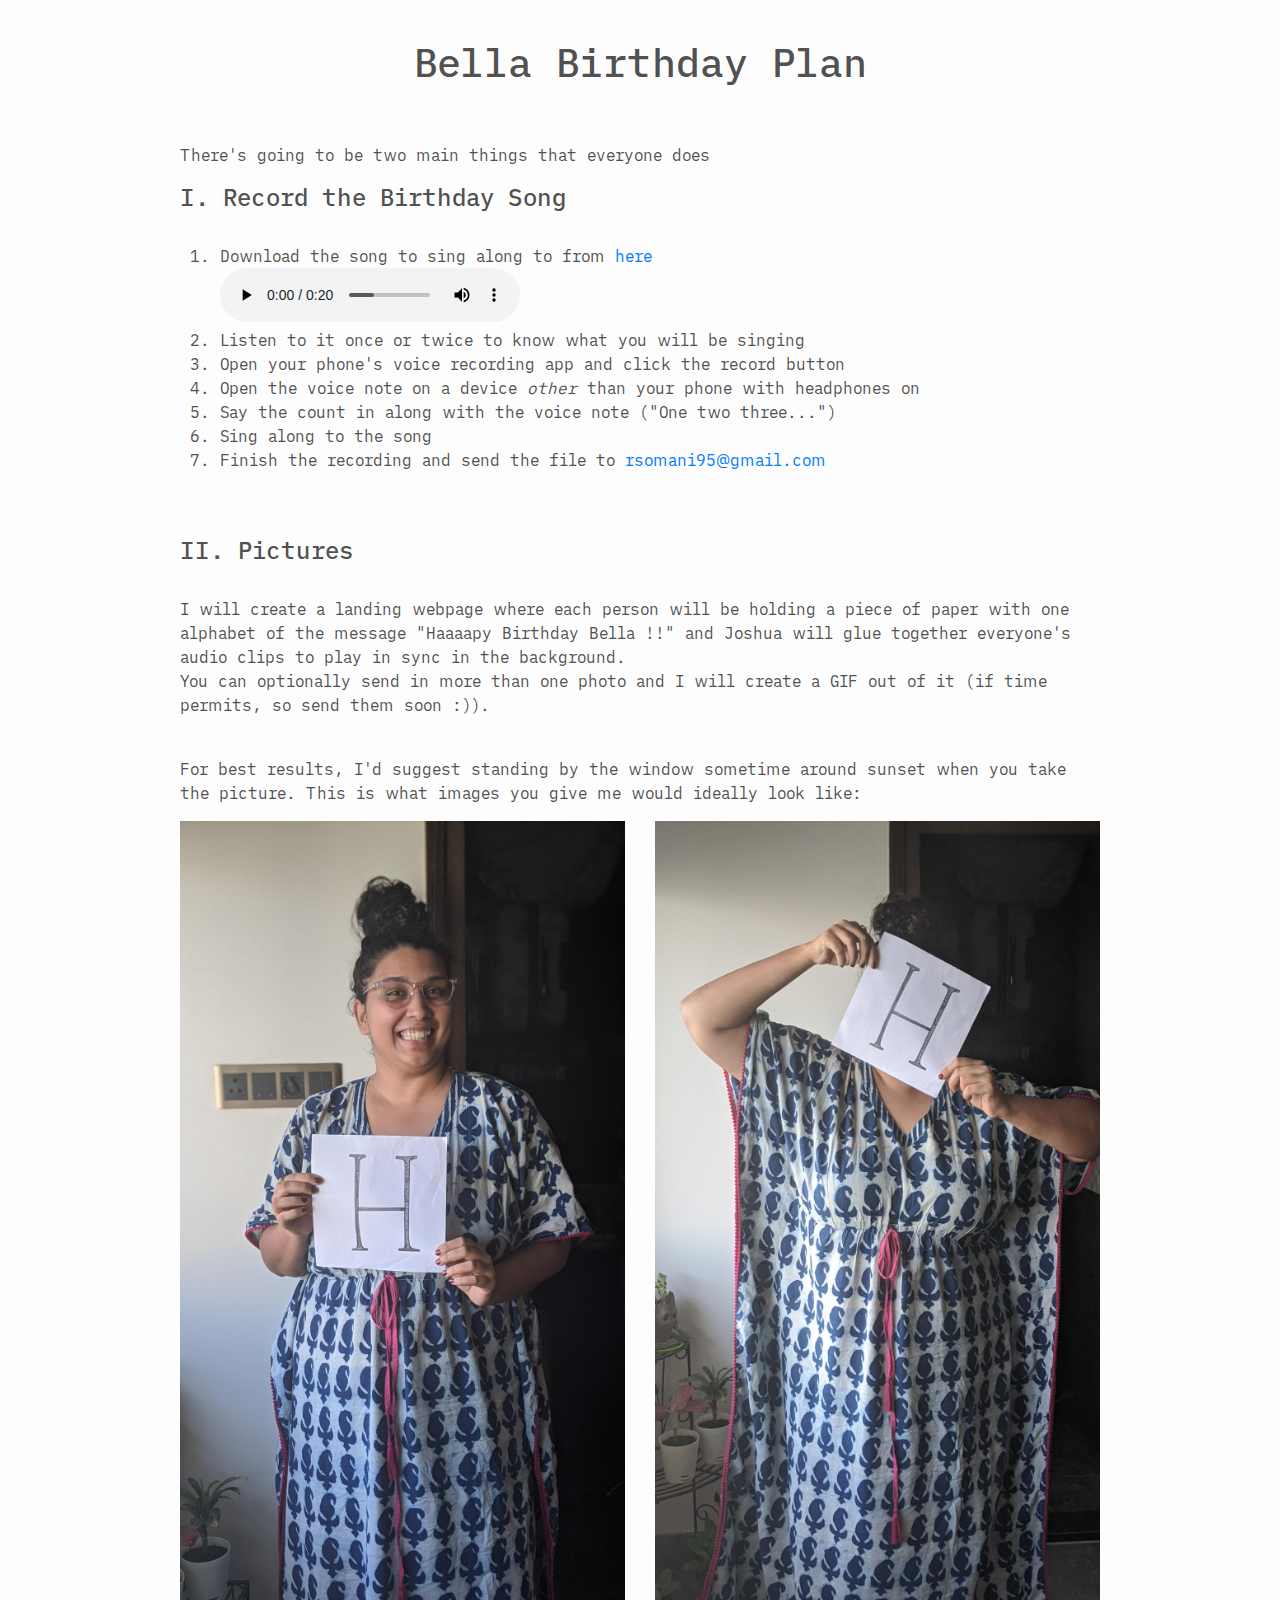
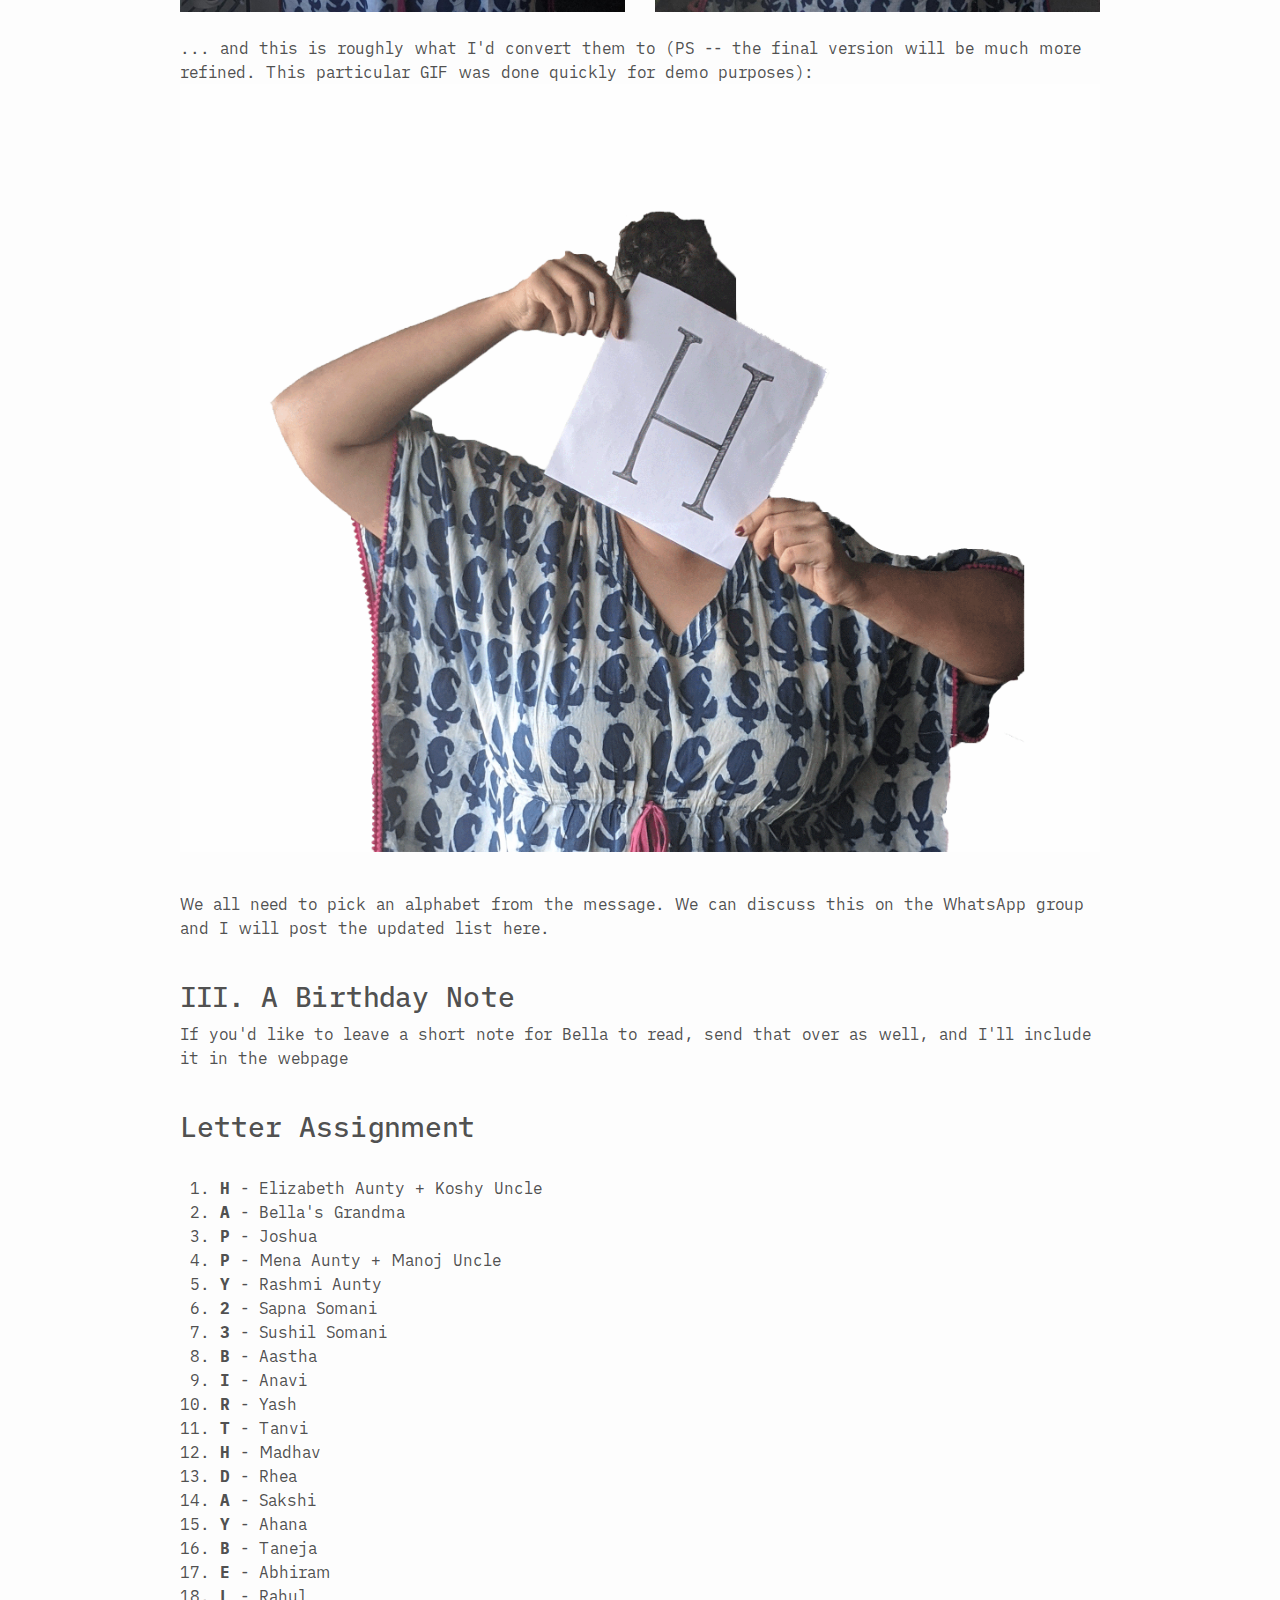
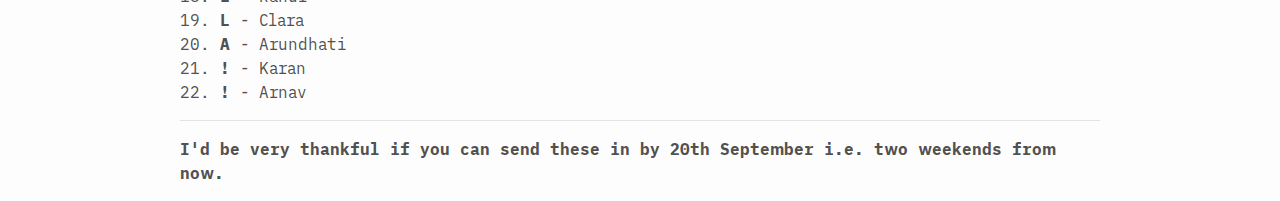
<file: instructions.html>
<!DOCTYPE html>
<!--[if lt IE 7]>      <html class="no-js lt-ie9 lt-ie8 lt-ie7"> <![endif]-->
<!--[if IE 7]>         <html class="no-js lt-ie9 lt-ie8"> <![endif]-->
<!--[if IE 8]>         <html class="no-js lt-ie9"> <![endif]-->
<!--[if gt IE 8]><!--> <html class="no-js"> <!--<![endif]-->
    <head>
        <meta charset="utf-8">
        <meta http-equiv="X-UA-Compatible" content="IE=edge">
        <title></title>
        <meta name="description" content="">
        <meta name="viewport" content="width=device-width, initial-scale=1">
        <link rel="stylesheet" href="">
        <link rel="stylesheet" href="https://stackpath.bootstrapcdn.com/bootstrap/4.5.2/css/bootstrap.min.css" integrity="sha384-JcKb8q3iqJ61gNV9KGb8thSsNjpSL0n8PARn9HuZOnIxN0hoP+VmmDGMN5t9UJ0Z" crossorigin="anonymous">
        <link rel="stylesheet" href="style.css">
    </head>
    <body>
        <!--[if lt IE 7]>
            <p class="browsehappy">You are using an <strong>outdated</strong> browser. Please <a href="#">upgrade your browser</a> to improve your experience.</p>
        <![endif]-->
        <div class="container">
            <div class="row d-flex justify-content-center">
                <h1 class="serious">Bella Birthday Plan</h1>
            </div>
            <div class="row">
                <div class="col-sm-1"></div>
                <div class="col-sm-10" style="margin-top: 150;">
                    <div>
                        <p class="serious">
                            There's going to be two main things that everyone does
                        </p>
                        <h4>I. Record the Birthday Song</h4>
                        <br>
                        <ol>
                            <li>Download the song to sing along to from <a href="img/BellaHappyBday[guide].wav">here</a></li>
                            <audio
                                controls
                                src="img/BellaHappyBday[guide].wav">
                                    Your browser does not support the
                                    <code>audio</code> element.
                            </audio>
                            <li>Listen to it once or twice to know what you will be singing</li>
                            <li>Open your phone's voice recording app and click the record button</li>
                            <li>Open the voice note on a device <i>other</i> than your phone with headphones on</li>
                            <li>Say the count in along with the voice note ("One two three...")</li>
                            <li>Sing along to the song</li>
                            <li>Finish the recording and send the file to <a href="mailto:rsomani95@gmail.com">rsomani95@gmail.com</a></li>
                        </ol>
                        <br>
                        <br>
                        <h4>II. Pictures</h4>
                        <br>
                        <p>
                            I will create a landing webpage where each person will be holding a piece of paper with
                            one alphabet of the message "Haaaapy Birthday Bella !!" and Joshua will glue together 
                            everyone's audio clips to play in sync in the background. <br>
                            You can optionally send in more than
                            one photo and I will create a GIF out of it (if time permits, so send them soon :)). <br><br>
                            
                        </p>
                        <p>
                            For best results, I'd suggest standing by the window sometime around sunset when you
                            take the picture. This is what images you give me would ideally look like:
                        </p>
                        <div class="row d-flex justify-content-center">
                            <div class="col-6">
                                <img src="img/dd-1.jpg">
                            </div>
                            <div class="col-6">
                                <img src="img/dd-2.jpg">
                            </div>
                        </div>
                        <br>
                        <p>
                            ... and this is roughly what I'd convert them to (PS -- the final version will be
                            much more refined. This particular GIF was done quickly for demo purposes):
                            <img src="img/dd.gif" class="d-flex justify-content-center">
                        </p>
                        <br>
                            We all need to pick an alphabet from the message. We can discuss this on the WhatsApp group
                            and I will post the updated list here. <br>
                            
                        </p>
                        <br>
                        <h3>III. A Birthday Note</h3>
                            <p>
                                If you'd like to leave a short note for Bella to read, send that over as well, and I'll include it in the webpage
                            </p>
                            <br>
                        
                        <h3>Letter Assignment </h3><br>
                        <ol>
                            <li><b>H</b> - Elizabeth Aunty + Koshy Uncle</li>
                            <li><b>A</b> - Bella's Grandma</li>
                            <li><b>P</b> - Joshua</li>
                            <li><b>P</b> - Mena Aunty + Manoj Uncle</li>
                            <li><b>Y</b> - Rashmi Aunty</li>
                            <li><b>2</b> - Sapna Somani</li>
                            <li><b>3</b> - Sushil Somani</li>
                            <li><b>B</b> - Aastha</li>
                            <li><b>I</b> - Anavi</li>
                            <li><b>R</b> - Yash</li>
                            <li><b>T</b> - Tanvi</li>
                            <li><b>H</b> - Madhav</li>
                            <li><b>D</b> - Rhea</li>
                            <li><b>A</b> - Sakshi</li>
                            <li><b>Y</b> - Ahana</li>
                            <li><b>B</b> - Taneja</li>
                            <li><b>E</b> - Abhiram</li>
                            <li><b>L</b> - Rahul</li>
                            <li><b>L</b> - Clara</li>
                            <li><b>A</b> - Arundhati</li>
                            <li><b>!</b> - Karan</li>
                            <li><b>!</b> - Arnav</li>
                        </ol>

                        <hr>
                        <p>
                            <b>I'd be very thankful if you can send these in by 20th September i.e. two weekends from now.</b>
                        </p>
                    </div>


                </div>
                <div class="col-sm-1">
        
                </div>


            </div>
        </div>



        <script src="" async defer></script>
        <script src="https://code.jquery.com/jquery-3.5.1.slim.min.js" integrity="sha384-DfXdz2htPH0lsSSs5nCTpuj/zy4C+OGpamoFVy38MVBnE+IbbVYUew+OrCXaRkfj" crossorigin="anonymous"></script>
        <script src="https://cdn.jsdelivr.net/npm/popper.js@1.16.1/dist/umd/popper.min.js" integrity="sha384-9/reFTGAW83EW2RDu2S0VKaIzap3H66lZH81PoYlFhbGU+6BZp6G7niu735Sk7lN" crossorigin="anonymous"></script>
        <script src="https://stackpath.bootstrapcdn.com/bootstrap/4.5.2/js/bootstrap.min.js" integrity="sha384-B4gt1jrGC7Jh4AgTPSdUtOBvfO8shuf57BaghqFfPlYxofvL8/KUEfYiJOMMV+rV" crossorigin="anonymous"></script>
        <script src="show-hide.js"></script>
        <script>

        </script>
    </body>
</html>
</file>
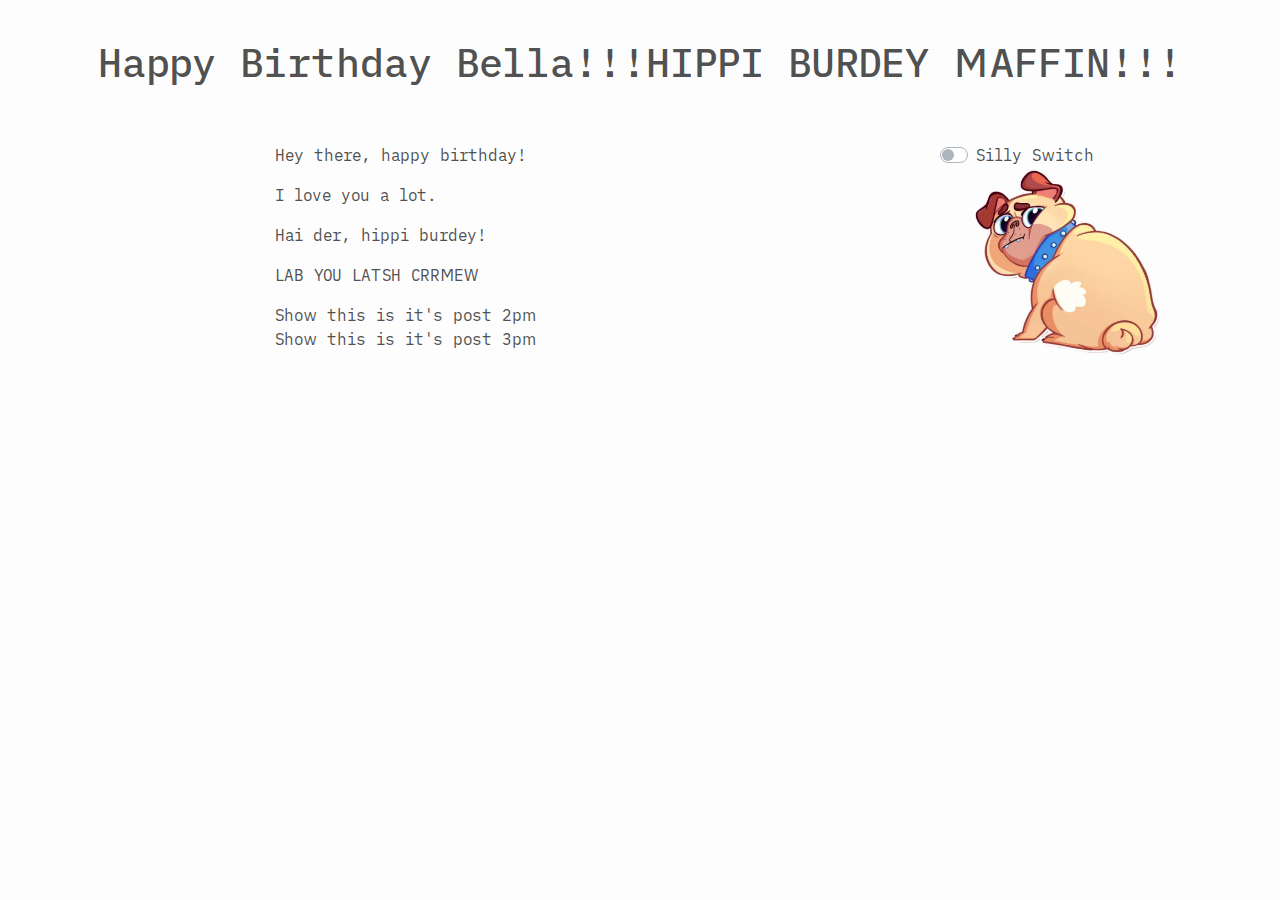
<file: mew.html>
<!DOCTYPE html>
<!--[if lt IE 7]>      <html class="no-js lt-ie9 lt-ie8 lt-ie7"> <![endif]-->
<!--[if IE 7]>         <html class="no-js lt-ie9 lt-ie8"> <![endif]-->
<!--[if IE 8]>         <html class="no-js lt-ie9"> <![endif]-->
<!--[if gt IE 8]><!--> <html class="no-js"> <!--<![endif]-->
    <head>
        <meta charset="utf-8">
        <meta http-equiv="X-UA-Compatible" content="IE=edge">
        <title></title>
        <meta name="description" content="">
        <meta name="viewport" content="width=device-width, initial-scale=1">
        <link rel="stylesheet" href="">
        <link rel="stylesheet" href="https://stackpath.bootstrapcdn.com/bootstrap/4.5.2/css/bootstrap.min.css" integrity="sha384-JcKb8q3iqJ61gNV9KGb8thSsNjpSL0n8PARn9HuZOnIxN0hoP+VmmDGMN5t9UJ0Z" crossorigin="anonymous">
        <link rel="stylesheet" href="style.css">
    </head>
    <body>
        <!--[if lt IE 7]>
            <p class="browsehappy">You are using an <strong>outdated</strong> browser. Please <a href="#">upgrade your browser</a> to improve your experience.</p>
        <![endif]-->
        <div class="container">
            <div class="row d-flex justify-content-center">
                <h1 class="serious">Happy Birthday Bella!!!</h1>
                <h1 class="silly">  HIPPI BURDEY MAFFIN!!!</h1>
            </div>
            <div class="row">
                <div class="col-sm-2"></div>
                <div class="col-sm-7" style="margin-top: 150;">
                    <div>
                        <p class="serious">
                            Hey there, happy birthday!
                        </p>
                        <p class="serious">
                            I love you a lot.
                        </p>
                    </div>

                    <div>
                        <p class="silly">
                            Hai der, hippi burdey!
                        </p>
                        <p class="silly">
                            LAB YOU LATSH CRRMEW
                        </p>
                    </div>

                    <div class="2pm">
                        Show this is it's post 2pm
                    </div>
                    <div class="3pm">
                        Show this is it's post 3pm
                    </div>

                </div>
                <div class="col-sm-3">

                    <div class="custom-control custom-switch">
                        <input type="checkbox" class="custom-control-input serious-mode" id="silly-switch">
                        <label class="custom-control-label" for="silly-switch">Silly Switch</label>
                    </div>
                    <div class="d-flex justify-content-center">
                        <img src="img/sad-dyogi.png"  class="silly">
                    </div>

        
                </div>


            </div>
        </div>



        <script src="" async defer></script>
        <script src="https://code.jquery.com/jquery-3.5.1.slim.min.js" integrity="sha384-DfXdz2htPH0lsSSs5nCTpuj/zy4C+OGpamoFVy38MVBnE+IbbVYUew+OrCXaRkfj" crossorigin="anonymous"></script>
        <script src="https://cdn.jsdelivr.net/npm/popper.js@1.16.1/dist/umd/popper.min.js" integrity="sha384-9/reFTGAW83EW2RDu2S0VKaIzap3H66lZH81PoYlFhbGU+6BZp6G7niu735Sk7lN" crossorigin="anonymous"></script>
        <script src="https://stackpath.bootstrapcdn.com/bootstrap/4.5.2/js/bootstrap.min.js" integrity="sha384-B4gt1jrGC7Jh4AgTPSdUtOBvfO8shuf57BaghqFfPlYxofvL8/KUEfYiJOMMV+rV" crossorigin="anonymous"></script>
        <script src="show-hide.js"></script>
        <script>
            today = new Date()
            mins  = today.getMinutes()
            hours = today.getHours()
            $(".2pm").hide()
            $(".3pm").hide()
            if (hours >= 14) {
                $(".2pm").show()
            }
            if (hours >= 15) {
                $(".3pm").show()
            }
        </script>
    </body>
</html>
</file>
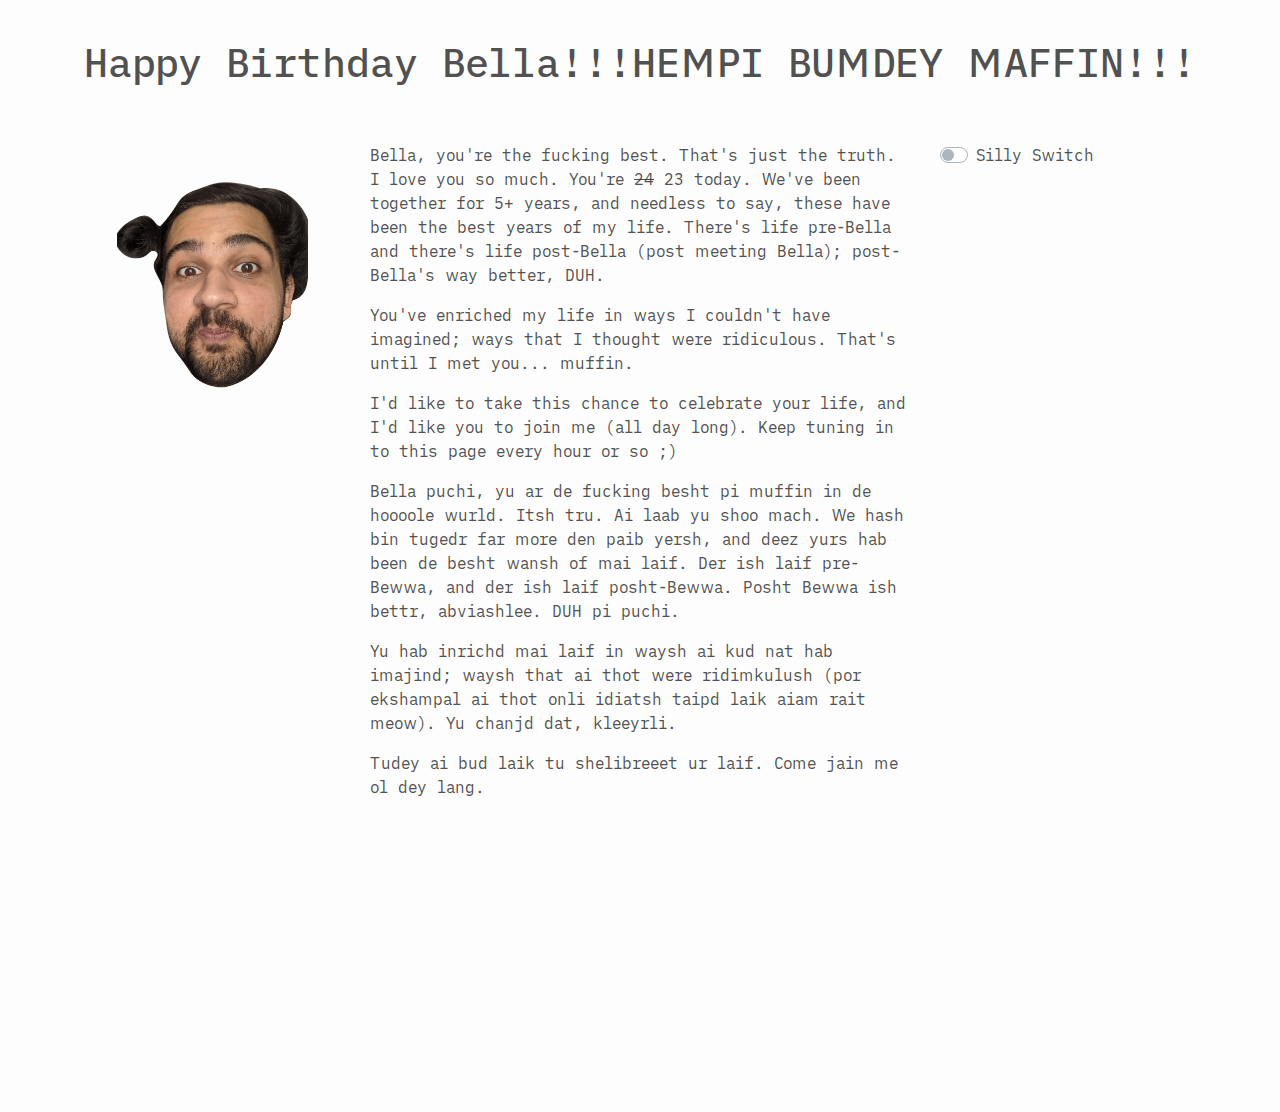
<file: rahul.html>
<!DOCTYPE html>
<!--[if lt IE 7]>      <html class="no-js lt-ie9 lt-ie8 lt-ie7"> <![endif]-->
<!--[if IE 7]>         <html class="no-js lt-ie9 lt-ie8"> <![endif]-->
<!--[if IE 8]>         <html class="no-js lt-ie9"> <![endif]-->
<!--[if gt IE 8]><!--> <html class="no-js"> <!--<![endif]-->
    <head>
        <meta charset="utf-8">
        <meta http-equiv="X-UA-Compatible" content="IE=edge">
        <title></title>
        <meta name="description" content="">
        <meta name="viewport" content="width=device-width, initial-scale=1">
        <link rel="stylesheet" href="">
        <link rel="stylesheet" href="https://stackpath.bootstrapcdn.com/bootstrap/4.5.2/css/bootstrap.min.css" integrity="sha384-JcKb8q3iqJ61gNV9KGb8thSsNjpSL0n8PARn9HuZOnIxN0hoP+VmmDGMN5t9UJ0Z" crossorigin="anonymous">
        <link rel="stylesheet" href="style.css">
    </head>
    <body>
        <!--[if lt IE 7]>
            <p class="browsehappy">You are using an <strong>outdated</strong> browser. Please <a href="#">upgrade your browser</a> to improve your experience.</p>
        <![endif]-->
        <div class="container">
            <div class="row d-flex justify-content-center">
                <h1 class="serious">Happy Birthday Bella!!!</h1>
                <h1 class="silly">  HEMPI BUMDEY MAFFIN!!!</h1>
            </div>
            <div class="row">
                <div class="col-sm-3">
                    <div class="d-flex justify-content-center">
                        <img src="img/me-one-pony.png"  class="silly">
                    </div>
                    <div style="width:100%;height:0;padding-bottom:107%;position:relative;"><iframe src="https://giphy.com/embed/uU3oBlPJTx184" width="100%" height="100%" style="position:absolute" frameBorder="0" class="silly giphy-embed" allowFullScreen></iframe></div><p><a href="https://giphy.com/gifs/cat-funny-uU3oBlPJTx184"></a></p>
                    <div style="width:100%;height:0;padding-bottom:127%;position:relative;"><iframe src="https://giphy.com/embed/BK1EfIsdkKZMY" width="100%" height="100%" style="position:absolute" frameBorder="0" class="giphy-embed silly" allowFullScreen></iframe></div><p><a href="https://giphy.com/gifs/cat-dance-furry-BK1EfIsdkKZMY"></a></p>
                </div>
                <div class="col-sm-6" style="margin-top: 150;">
                    <div class="serious">
                        <p class="serious">
                            Bella, you're the fucking best. That's just the truth. I love you so much. You're <s>24</s> 23 today. We've been together for 5+ years, and needless to say, these have been the best years of my life. There's life pre-Bella and there's life post-Bella (post meeting Bella); post-Bella's way better, DUH. 
                        </p>
                        <p class="serious">
                            You've enriched my life in ways I couldn't have imagined; ways that I thought were ridiculous. That's until I met you... muffin.
                        </p>
                        <p class="serious">
                            I'd like to take this chance to celebrate your life, and I'd like you to join me (all day long). 
                            Keep tuning in to this page every hour or so ;)
                        </p>
                    </div>

                    <div class="silly">
                        <p class="silly">
                            Bella puchi, yu ar de fucking besht pi muffin in de hoooole wurld. Itsh tru. Ai laab yu shoo mach. We hash bin tugedr far more den paib yersh, and deez yurs hab been de besht wansh of mai laif. Der ish laif pre-Bewwa, and der ish laif posht-Bewwa. Posht Bewwa ish bettr, abviashlee. DUH pi puchi.
                        </p>
                        <p class="silly">
                            Yu hab inrichd mai laif in waysh ai kud nat hab imajind; waysh that ai thot were ridimkulush (por ekshampal ai thot onli idiatsh taipd laik aiam rait meow). Yu chanjd dat, kleeyrli.
                        </p>
                        <p class="silly">
                            Tudey ai bud laik tu shelibreeet ur laif. Come jain me ol dey lang.
                        </p>
                    </div>


                </div>
                <div class="col-sm-3">

                    <div class="custom-control custom-switch">
                        <input type="checkbox" class="custom-control-input serious-mode" id="silly-switch">
                        <label class="custom-control-label" for="silly-switch">Silly Switch</label>
                    </div>

                    <div style="width:100%;height:0;padding-bottom:85%;position:relative;"><iframe src="https://giphy.com/embed/OGH78iLfV6LFm" width="100%" height="100%" style="position:absolute" frameBorder="0" class="giphy-embed silly" allowFullScreen></iframe></div><p><a href="https://giphy.com/gifs/cat-dancing-OGH78iLfV6LFm"></a></p>
                    <div class="silly" style="width:100%;height:0;padding-bottom:76%;position:relative;"><iframe src="https://giphy.com/embed/NQ3SGAMneQ920" width="100%" height="100%" style="position:absolute" frameBorder="0" class="giphy-embed" allowFullScreen></iframe></div><p><a href="https://giphy.com/gifs/fat-cat-dancing-NQ3SGAMneQ920"></a></p>
                    <div class="silly" style="width:100%;height:0;padding-bottom:100%;position:relative;"><iframe src="https://giphy.com/embed/TgKEjjz1lzjmEsuz80" width="100%" height="100%" style="position:absolute" frameBorder="0" class="giphy-embed" allowFullScreen></iframe></div><p><a href="https://giphy.com/gifs/dance-cat-dancing-TgKEjjz1lzjmEsuz80"></a></p>
                </div>
            </div>








            <div class="row">
                <div class="col-sm-3 timeline timeline-time">

                </div>
                <div class="col-sm-6" style="margin-top: 150;">
                    <div class="timeline">
                        <div class="midnight">
                            
                        </div>
                        <div class="7am">
                            
                        </div>
                        <div class="8am">
                            
                        </div>
                        <div class="9am">
                            
                        </div>
                        <div class="10am">
                            
                        </div>
                        <div class="11am">
                            
                        </div>
                        <div class="12noon">
                            
                        </div>
                        <div class="1pm">
                            
                        </div>
                        <div class="2pm">
                            
                        </div>
                        <div class="3pm">
                            
                        </div>
                        <div class="4pm">
                            
                        </div>
                        <div class="5pm">
                            
                        </div>
                        <div class="6pm">
                            
                        </div>
                        <div class="7pm">
                            
                        </div>
                        <div class="8pm">
                            
                        </div>
                        <div class="9pm">
                            
                        </div>
                        <div class="10pm">
                            
                        </div>
                        <div class="11pm">
                            
                        </div>
                        <div class="12end">
                            
                        </div>
                    </div>
                </div>
                <div class="col-sm-3">

        
                </div>

            </div>

        </div>



        <script src="" async defer></script>
        <script src="https://code.jquery.com/jquery-3.5.1.slim.min.js" integrity="sha384-DfXdz2htPH0lsSSs5nCTpuj/zy4C+OGpamoFVy38MVBnE+IbbVYUew+OrCXaRkfj" crossorigin="anonymous"></script>
        <script src="https://cdn.jsdelivr.net/npm/popper.js@1.16.1/dist/umd/popper.min.js" integrity="sha384-9/reFTGAW83EW2RDu2S0VKaIzap3H66lZH81PoYlFhbGU+6BZp6G7niu735Sk7lN" crossorigin="anonymous"></script>
        <script src="https://stackpath.bootstrapcdn.com/bootstrap/4.5.2/js/bootstrap.min.js" integrity="sha384-B4gt1jrGC7Jh4AgTPSdUtOBvfO8shuf57BaghqFfPlYxofvL8/KUEfYiJOMMV+rV" crossorigin="anonymous"></script>
        <script src="show-hide.js"></script>
        <script>
            today = new Date()
            mins  = today.getMinutes()
            hours = today.getHours()
            $(".2pm").hide()
            $(".3pm").hide()
            if (hours >= 14) {
                $(".2pm").show()
            }
            if (hours >= 15) {
                $(".3pm").show()
            }
        </script>
    </body>
</html>
</file>
<file: style.css>
@font-face {
    font-family: 'avenir-next';
    font-weight: normal;
    font-style: normal;
    src: url('fonts/Avenir-Next.ttc') format('opentype');
}

@font-face {
    font-family: 'gibson';
    font-weight: normal;
    font-style: normal;
    src: url('fonts/Gibson.ttf') format('opentype');
}

@font-face {
    font-family: 'gibson-light';
    font-weight: lighter;
    font-style: normal;
    src: url('fonts/Gibson-Light.ttf') format('opentype');
}

@font-face {
    font-family: 'ia-duo';
    src: url('fonts/iAWriterDuoV.ttf');
}

@font-face {
    font-family: 'ia-duo';
    font-weight: bold;
    src: url('fonts/iAWriterDuoS-Bold.ttf');
}

@font-face {
    font-family: 'ia-quattro';
    font-weight: regular;
    src: url('fonts/iAWriterQuattroS-Regular.ttf');
}


body {
    margin-top: 3%;
    background-color: rgba(253,253,253) !important;
    color: rgba(34, 34, 34, 0.8);
    font-weight: regular;
    font-family: "ia-duo", "gibson", "Helvetica Neue", Helvetica, Arial, sans-serif;
    overflow: inherit;
    vertical-align: middle;
}

h1 {
    font-size: 250%;
    margin-bottom: 5%;
}

.hbd-message {
    padding-top: 5%;
}

img.silly{
    width: 75%;
}

img {
    width: 100%;
}

div.hbd-img {

}

.hbd-letter {
    text-align: center;
}

div.hbd-content > img {

}
</file>
